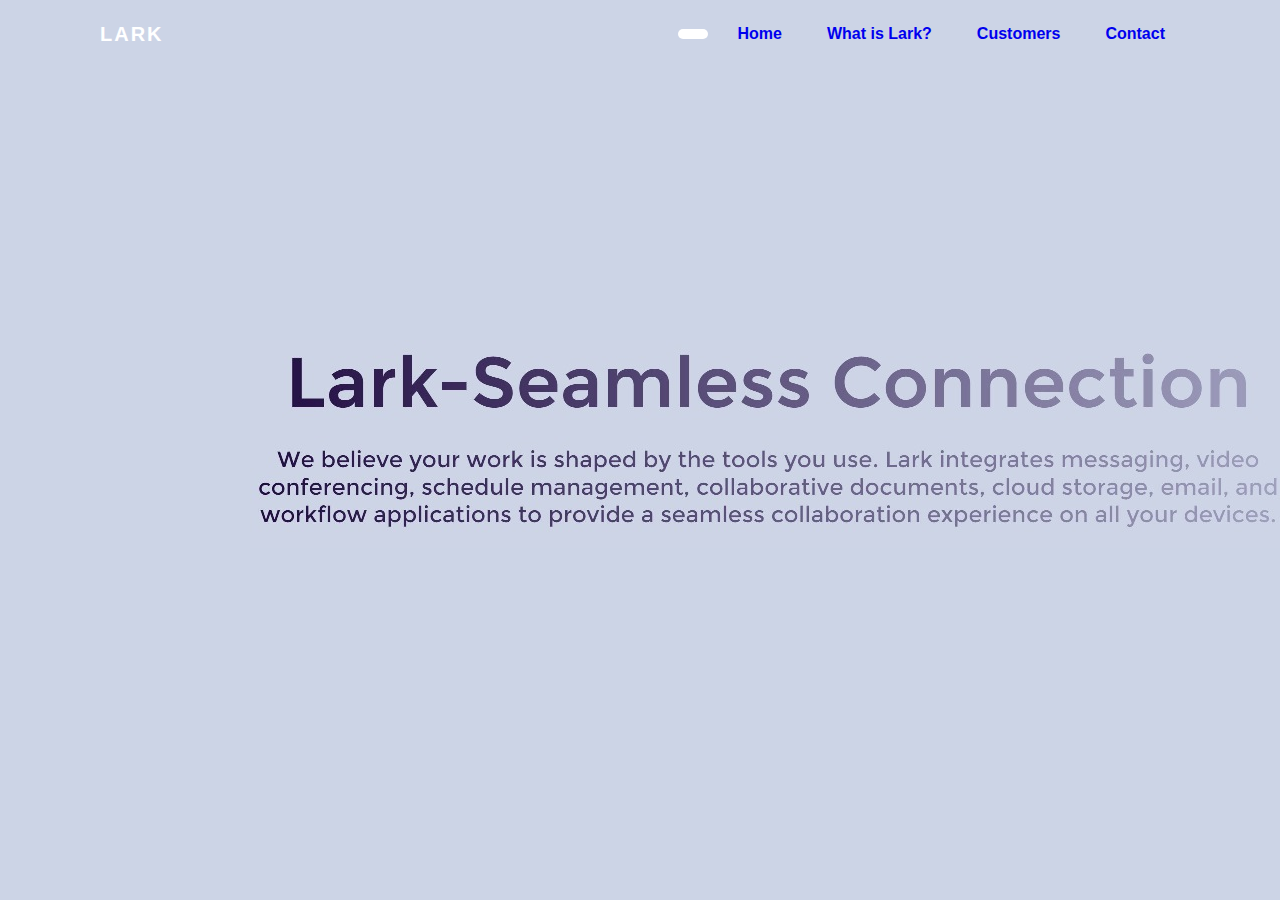
<file: index.html>
<!DOCTYPE html>
<html lang="en">

    <head>
        <meta charset="UTF-8">
        <meta http-equiv="X-UA-Compatible" content="IE=edge">
        <meta name="viewport" content="width=device-width, initial-scale=1.0">
        <title>index</title>
        <link rel="stylesheet" href="index.css">
    
    <style>
        .container{position: absolute;
            left: 250px;
            top: 340px;
        }
    </style></head>

    <body>
        <header>
            <div id="logo">Lark</div>
            <ul>
                <li class="active"></li>
                <li><a href="index.html">Home</a></li>
                <li><a href="What is Lark.html">What is Lark?</a></li>
                <li><a href="customer.html">Customers</a></li>
                <li><a href="contact.html">Contact</a></li>
            </ul>
        </header>


        <div class="container">
            <img src="index-文字.jpg" />
        </div>

    </body>
</html>
</file>
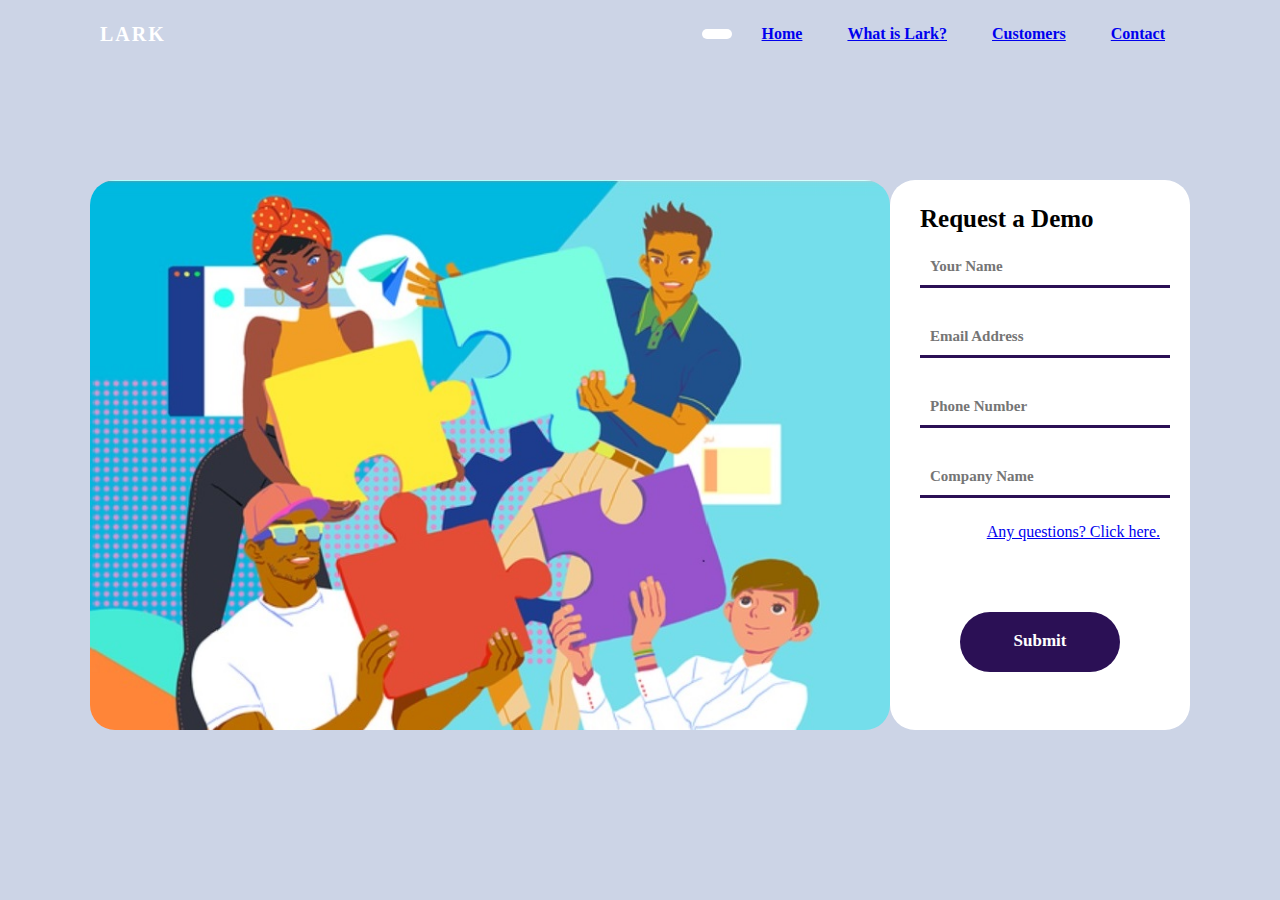
<file: contact.html>
<!DOCTYPE html>
<html lang="en">

<head>
    <meta charset="UTF-8">
    <meta http-equiv="X-UA-Compatible" content="IE=edge">
    <meta name="viewport" content="width=device-width, initial-scale=1.0">
    <title>Contact</title>
    <link rel="stylesheet" href="navigation.css">
</head>

<body>
    <header>
        <div id="logo">Lark</div>
        <ul>
            <li class="active"></li>
            <li><a href="index.html">Home</a></li>
            <li><a href="What is Lark.html">What is Lark?</a></li>
            <li><a href="customer.html">Customers</a></li>
            <li><a href="contact.html">Contact</a></li>
        </ul>
    </header>
</body>

<style>
    body{
        display: flex;
        justify-content: center;
    }
    .a{
        position: relative;
        top: 120px;
        width: 1100px;
        height: 550px;
        box-shadow: 0 5ps 15px rgba(0,0,0,.8);
        display: flex;
        border-radius: 25px;
    }
    .b{
        width: 800px;
        height: 550px;
        background-image: url(contact-1.jpg);
        background-size: cover;
        border-radius: 25px;
    }
    .c{
        width: 300px;
        height: 550px;
        background-color: #fff;
        display: flex;
        justify-content: center;
        align-items: center;
        border-radius: 25px;
    }
    .d{
        width: 240px;
        height: 500px;
    }
    .d h1{
        font:900 25px '';
    }
    .e{
        width: 230px;
        margin: 15px 0;
        outline: none;
        border: 0;
        padding: 10px;
        border-bottom: 3px solid #2b1055;
        font: 900 15px '';
    }
    .f{
        float: right;
        margin: 10px 0;
    }
    .g{
        position: absolute;
        margin: 40px;
        bottom: 18px;
        display: block;
        width: 160px;
        height: 60px;
        font: 900 17px '';
        color: #fff;
        text-decoration: none;
        line-height: 58px;
        border-radius: 30px;
        background-color:#2b1055;
        text-align: center;
    }
</style>

<body>
    <div class="a">
        <div class="b"></div>
        <div class="c">
            <div class="d">
                <h1>Request a Demo</h1>
                <input type="text" class="e" placeholder="Your Name">
                <input type="text" class="e" placeholder="Email Address">
                <input type="password" class="e" placeholder="Phone Number">
                <input type="password" class="e" placeholder="Company Name">
                <a href="#" class="f">Any questions? Click here.</a>
                <a href="#" class="g">Submit</a>
            </div>
        </div>
    </div>
</body>
</file>
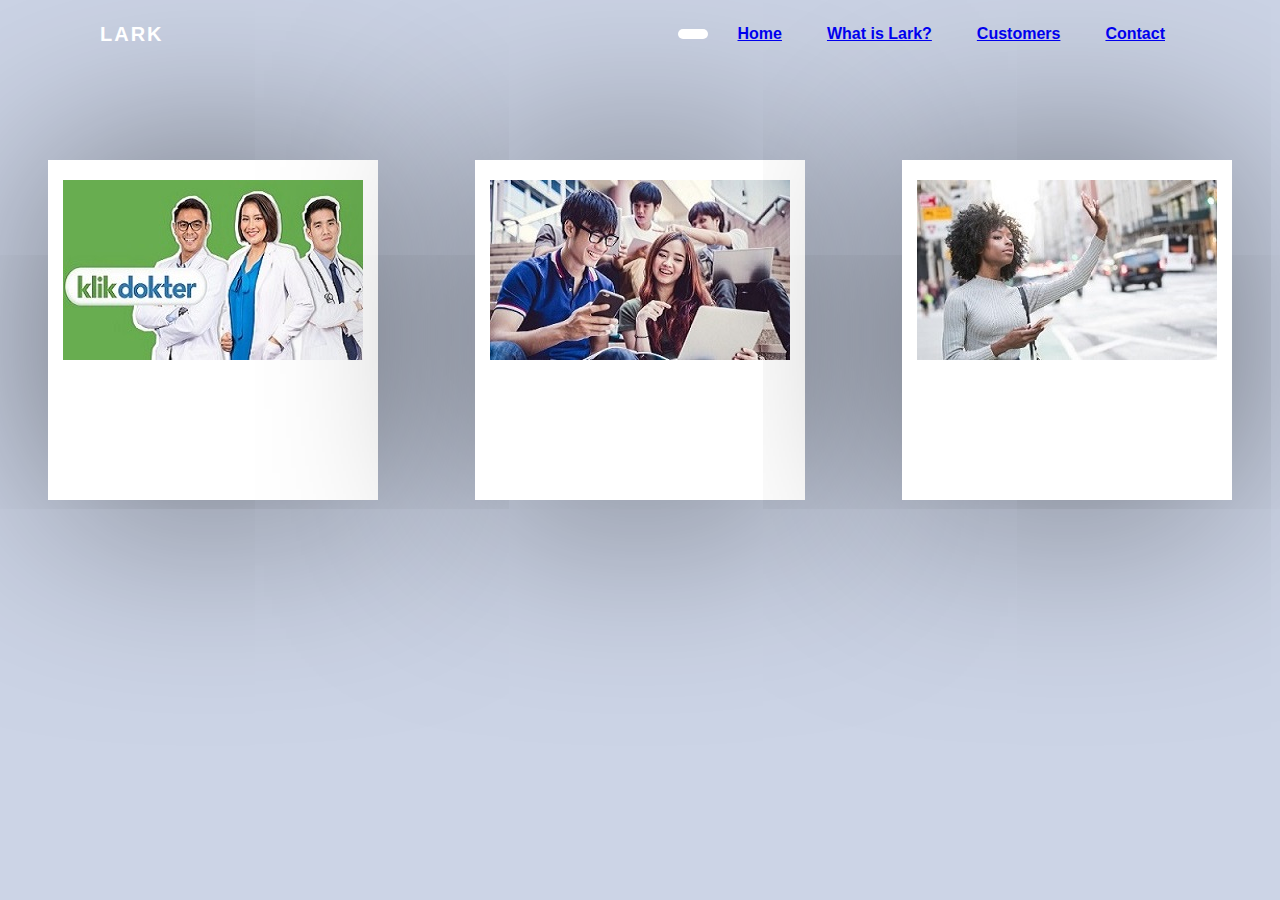
<file: customer.html>
<!DOCTYPE html>
<html lang="en">
<head>
    <meta charset="UTF-8">
    <meta name="viewport" content="width=device-width, initial-scale=1.0">
    <title>SEE HOW LARK IS HELPING TEAM GET ORGANIZED AND WORK SMARTER</title>
    <link rel="stylesheet" href="customer.css">
    </head>

    <body>
        <header>
            <div id="logo">Lark</div>
            <ul>
                <li class="active"></li>
                <li><a href="index.html">Home</a></li>
                <li><a href="What is Lark.html">What is Lark?</a></li>
                <li><a href="customer.html">Customers</a></li>
                <li><a href="contact.html">Contact</a></li>
            </ul>
        </header>
        
        <div class="container">
            <div class="card">
                <div class="imaBx">
                    <img src="klikdokter.jpg"> 
                 </div>
                 <div class="content">
                     <h2><br></br>
                        Lark Gives Indonesian MedTech Platform, KlikDokter a Collaboration Booster Shot</h2>
                     <p>For Indonesia-based KlikDokter, a pioneering telemedicine business, Lark’s ability to recreate the collaboration benefits of the physical office, online and on any device allow the company to serve the needs of its customers.</p>
                 </div>
             </div>
         </div>

         <div class="container">
            <div class="card">
                <div class="imaBx">
                    <img src="LLDIKTI9.jpg"> 
                 </div>
                 <div class="content">
                     <h2><br></br>
                        Lark Powers the Digitization of Indonesian University District</h2>
                     <p>For LLDIKTI9, a branch of the Indonesian Government responsible for managing some 300 Universities on the island of Sulawesi, Lark’s powerful collaboration platform enables a better learning experience for students in class or remote learning.</p>
                 </div>
             </div>
         </div>

        <div class="container">
            <div class="card">
                <div class="imaBx">
                    <img src="Nextbillion.AI.jpg"> 
                 </div>
                 <div class="content">
                     <h2><br></br>
                         With Lark, Nextbillion.AI Maps the Way to a Better Tomorrow</h2>
                     <p>For Nextbillion.AI, a Singapore-based advanced technology firm building intelligent mapping technology, Lark’s purpose-built productivity solutions allows the team to worry less about the day-to-day operations and focus on solving the big problems.</p>
                 </div>
             </div>
        </div>

        <style>
            .container .card .content{
                color: #2b1055;
            }
            .container .card .content h2{
                font: 30px;
            }
            .container .card .content p{
                font:18px;
            }
        </style>

    </body>
</file>
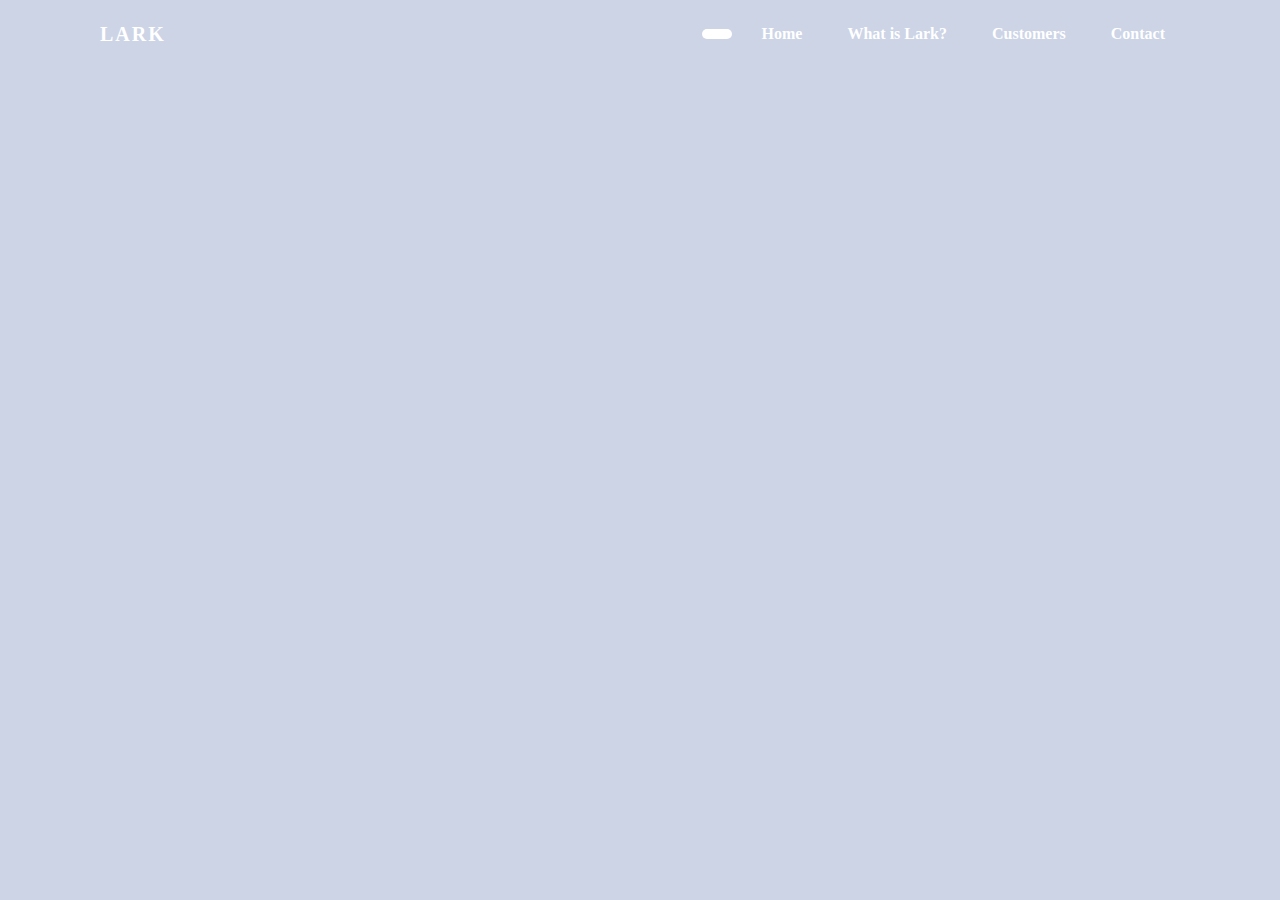
<file: navigation.html>
<!DOCTYPE html>
<html lang="en">

<head>
    <meta charset="UTF-8">
    <meta http-equiv="X-UA-Compatible" content="IE=edge">
    <meta name="viewport" content="width=device-width, initial-scale=1.0">
    <title>navigation</title>
</head>
<style>
 * {
    padding: 0;
    margin: 0;}

body {
    width: 100%;
    padding: 60px 0;
    background: rgb(204,212,230);}
</style>   

<body>
    <header>
        <div id="logo">Lark</div>
        <ul>
            <li class="active"></li>
            <li>Home</li>
            <li>What is Lark?</li>
            <li>Customers</li>
            <li>Contact</li>
        </ul>
    </header>
</body>
<style>
    header {
        position: absolute;
        top: 0;
        left: 0;
        width: 100%;
        z-index: 10;
        padding: 20px 100px;
        box-sizing: border-box;
        display: flex;
        justify-content: space-between;
        align-items: center;
        color: #fff;}

    header #logo {
        font-size: 20px;
        font-weight: 700;
        text-transform: uppercase;
        letter-spacing: 2px;}

    header ul {
        list-style: none;
        display: flex;
        justify-content: center;
        align-items: center;}

    header ul li {
        font-weight: 600;
        margin-left: 15px;
        transition: all .5s linear;
        padding: 5px 15px;
        border-radius: 20px;}

    header ul li:hover {
        background: #fff;
        color: #2b1055;}

    header ul li.active {
        background: #fff;
        color: #2b1055;}
</style>

</html>
</file>
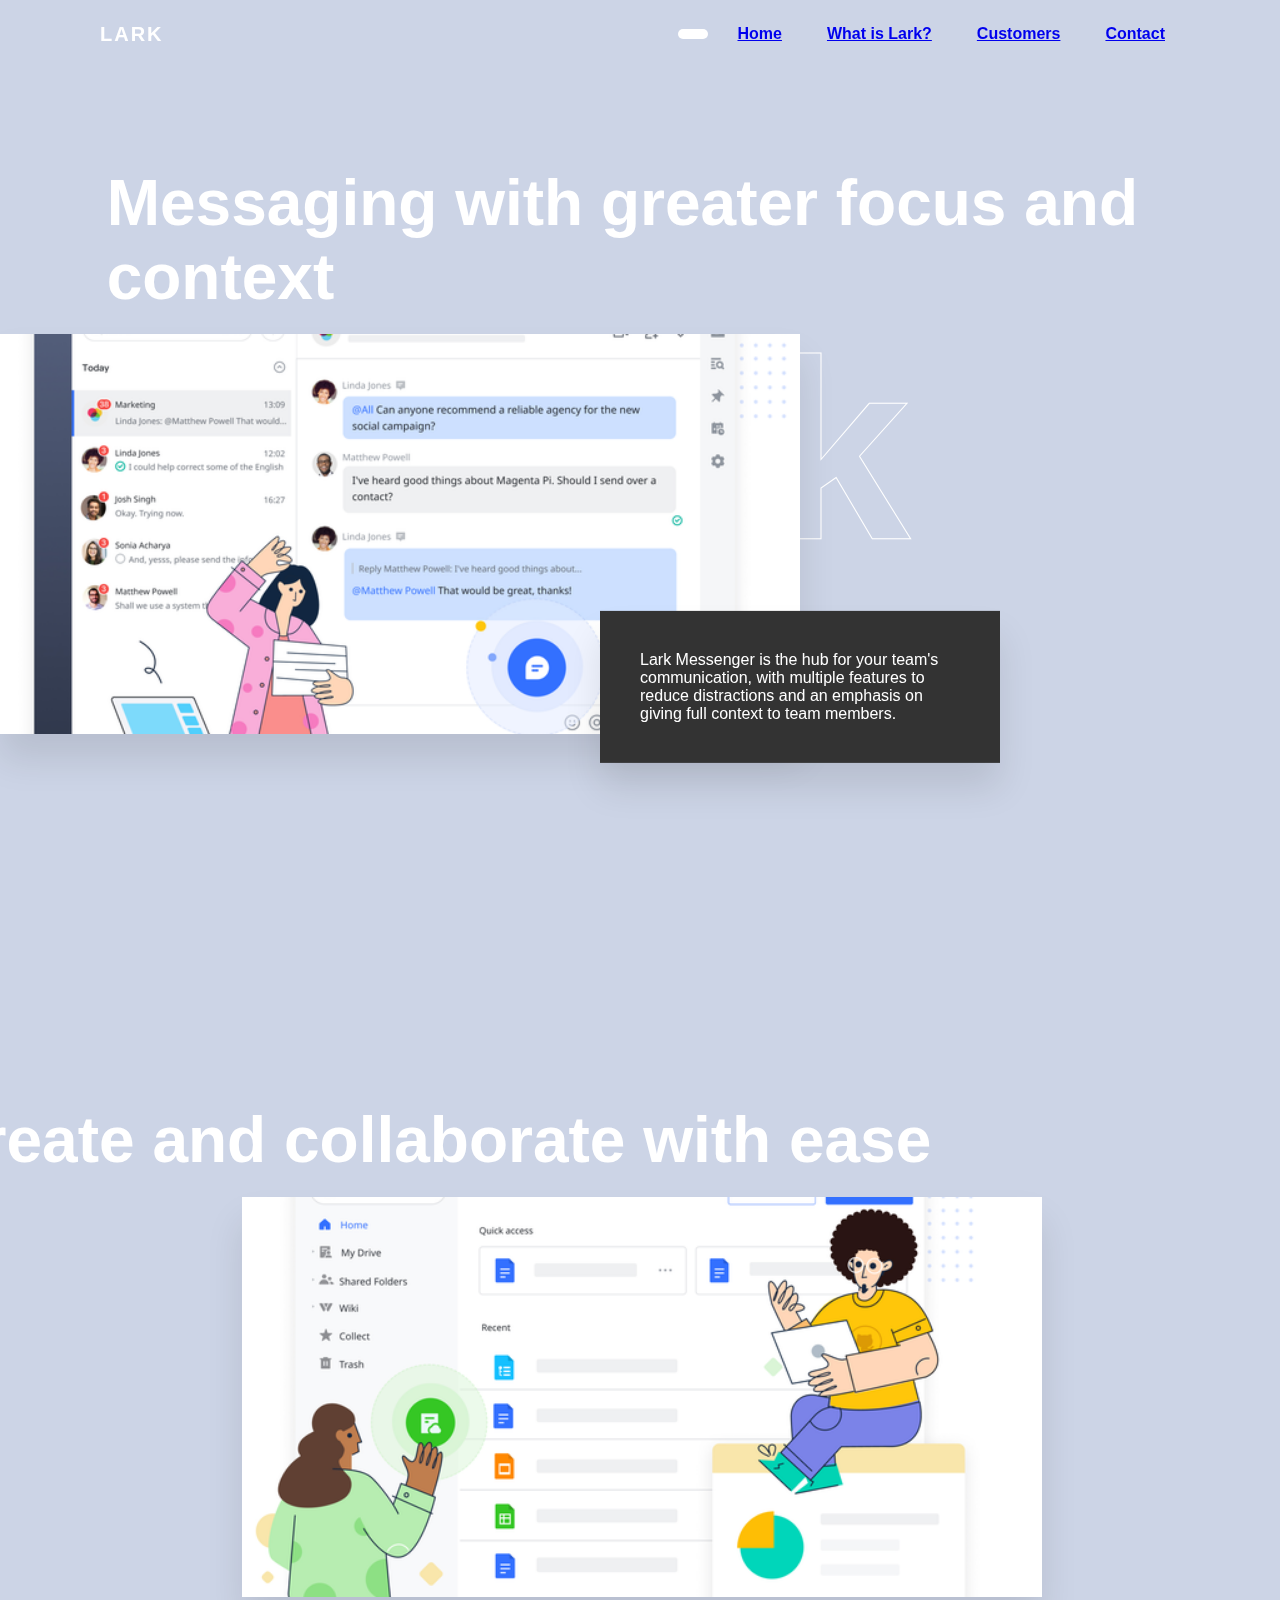
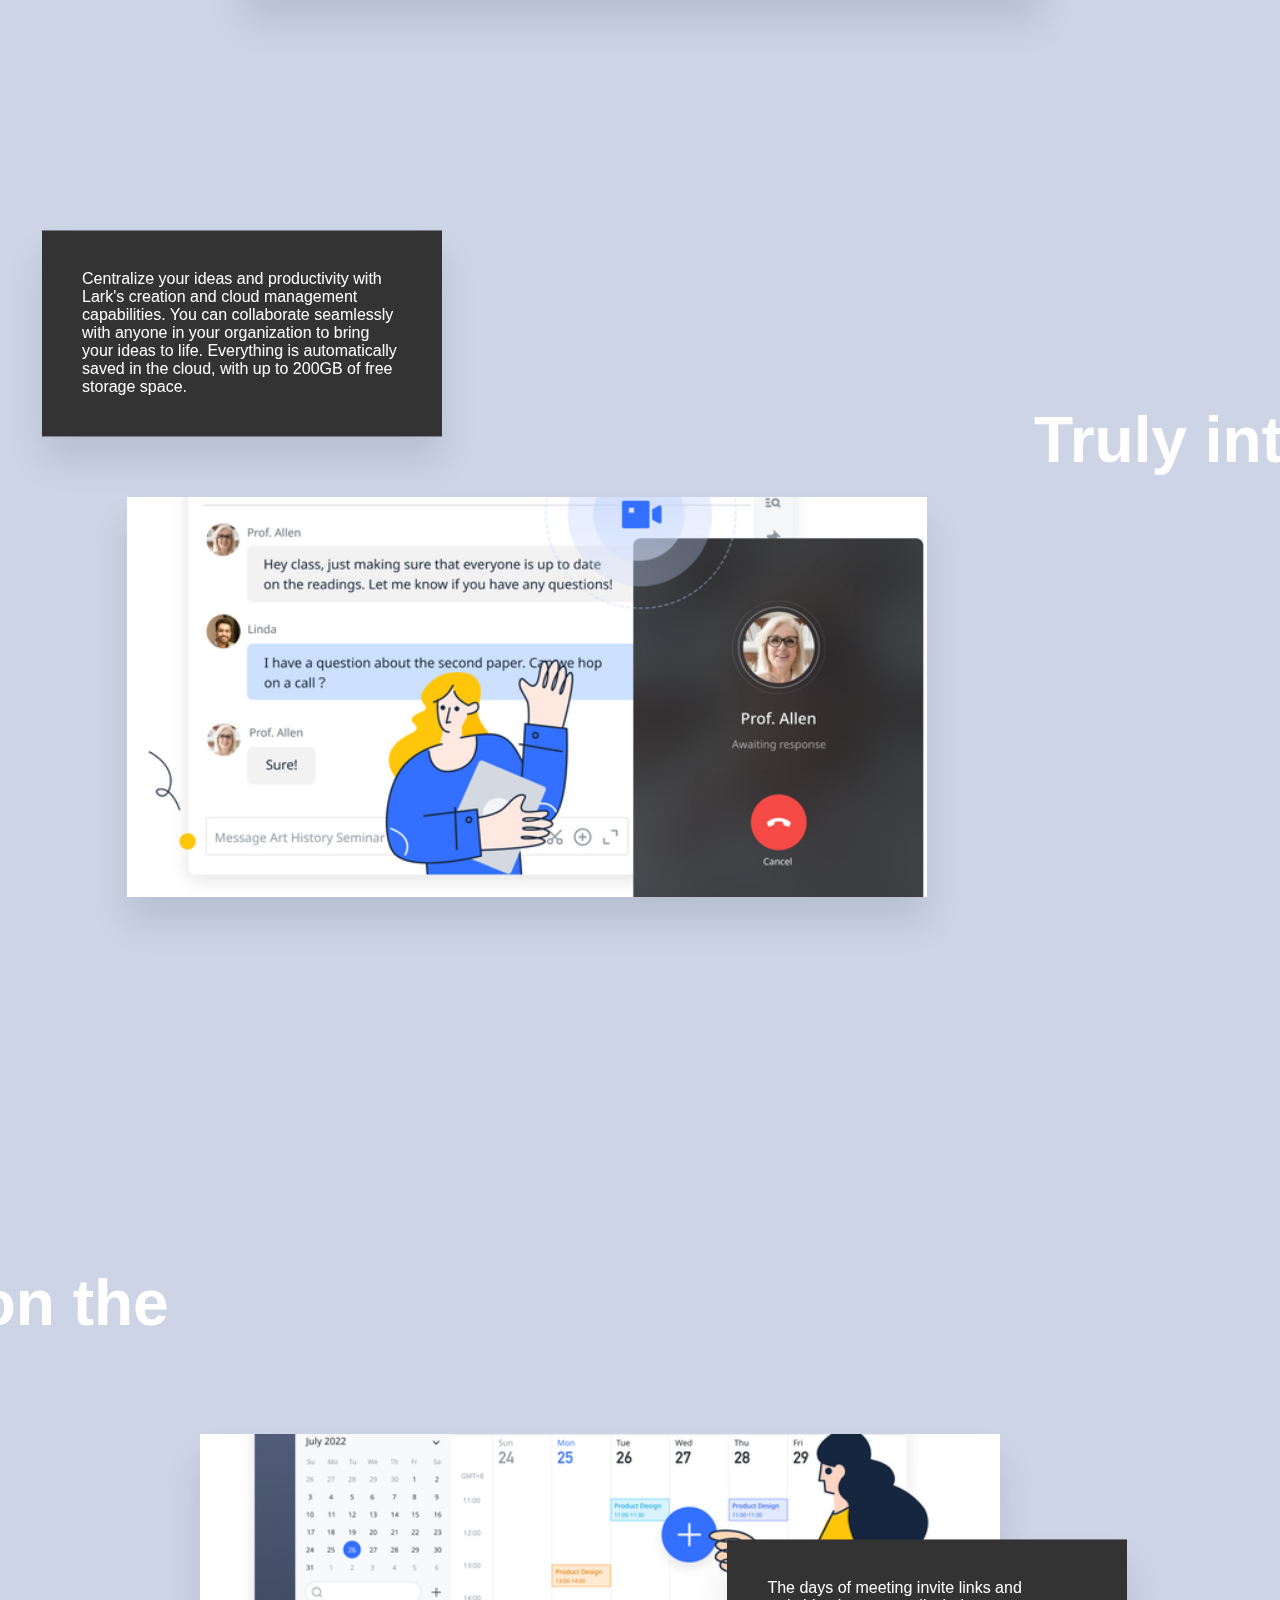
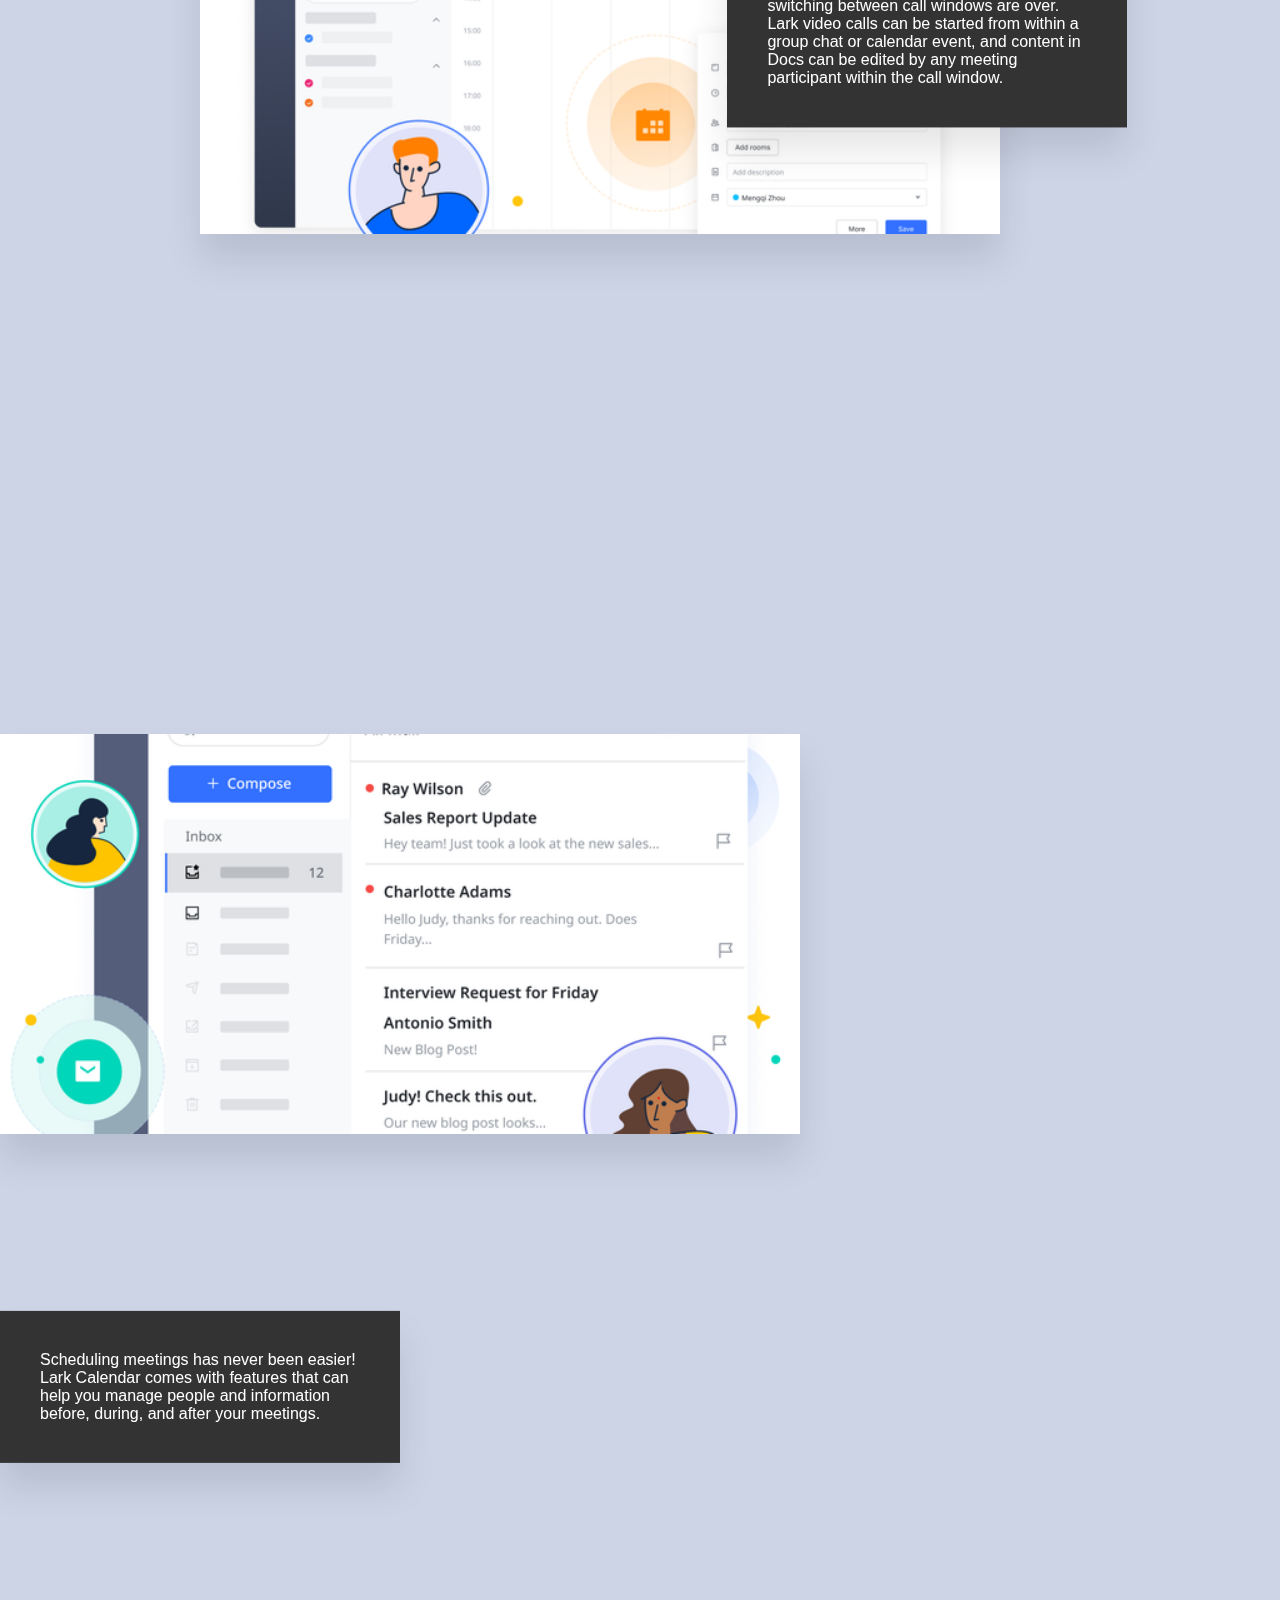
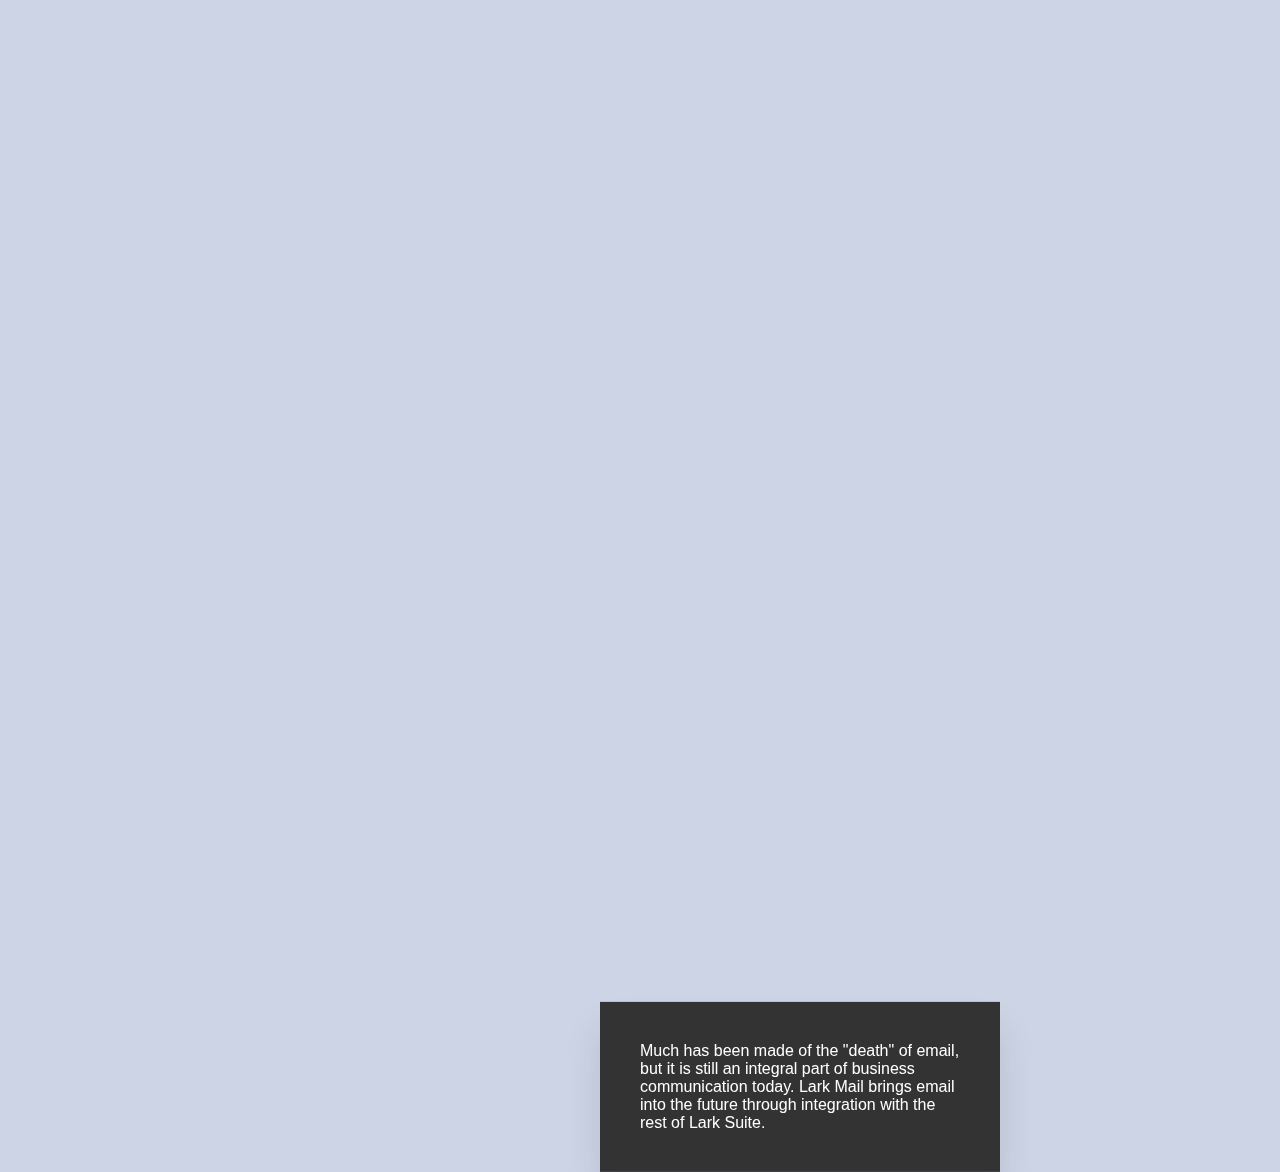
<file: What is Lark.html>
<!DOCTYPE html>
<html lang="en">

<head>
    <meta charset="UTF-8">
    <meta http-equiv="X-UA-Compatible" content="IE=edge">
    <meta name="viewport" content="width=device-width, initial-scale=1.0">
    <title>What is Lark</title>
    <link rel="stylesheet" href="What is Lark.css">
</head>

<body>
    <header>
        <div id="logo">Lark</div>
        <ul>
            <li class="active"></li>
            <li><a href="index.html">Home</a></li>
            <li><a href="What is Lark.html">What is Lark?</a></li>
            <li><a href="customer.html">Customers</a></li>
            <li><a href="contact.html">Contact</a></li>
        </ul>
    </header>
<body>
<style>
    header {
        position: absolute;
        top: 0;
        left: 0;
        width: 100%;
        z-index: 10;
        padding: 20px 100px;
        box-sizing: border-box;
        display: flex;
        justify-content: space-between;
        align-items: center;
        color: #fff;}

    header #logo {
        font-size: 20px;
        font-weight: 700;
        text-transform: uppercase;
        letter-spacing: 2px;}

    header ul {
        list-style: none;
        display: flex;
        justify-content: center;
        align-items: center;}

    header ul li {
        font-weight: 600;
        margin-left: 15px;
        transition: all .5s linear;
        padding: 5px 15px;
        border-radius: 20px;}

    header ul li:hover {
        background: #fff;
        color: #2b1055;}

    header ul li.active {
        background: #fff;
        color: #2b1055;}
</style>


<body>
    <section>
        <div class="box">
            <h2 data-jarallax-element="0 -200">Messaging with greater focus and context</h2>
            <div class="container">
                <div class="imgBx">
                    <img src="bg1.webp" class="jarallax-img">
                </div>
                <div class="content" data-jarallax-element="-200 0">
                    <p>Lark Messenger is the hub for your team's communication, with multiple features to reduce distractions and an emphasis on giving full context to team members.</p>
                </div>

            </div>
        </div>
    </section>

    <section>
        <div class="box">
            <h2 data-jarallax-element="0 200">Create and collaborate with ease</h2>
            <div class="container">
                <div class="imgBx">
                    <img src="bg2.webp" class="jarallax-img">
                </div>
                <div class="content" data-jarallax-element="-200 0">
                    <p>Centralize your ideas and productivity with Lark's creation and cloud management capabilities. You can collaborate seamlessly with anyone in your organization to bring your ideas to life. Everything is automatically saved in the cloud, with up to 200GB of free storage space.</p>
                </div>

            </div>
        </div>
    </section>

    <section>
        <div class="box">
            <h2 data-jarallax-element="0 -200">Truly integrated video calls</h2>
            <div class="container">
                <div class="imgBx">
                    <img src="bg3.webp" class="jarallax-img">
                </div>
                <div class="content" data-jarallax-element="-200 0">
                    <p>The days of meeting invite links and switching between call windows are over. Lark video calls can be started from within a group chat or calendar event, and content in Docs can be edited by any meeting participant within the call window.</p>
                </div>

            </div>
        </div>
    </section>

    <section>
        <div class="box">
            <h2 data-jarallax-element="0 200">A calendar to keep everyone on the same page</h2>
            <div class="container">
                <div class="imgBx">
                    <img src="bg4.webp" class="jarallax-img">
                </div>
                <div class="content" data-jarallax-element="-200 0">
                    <p>Scheduling meetings has never been easier! Lark Calendar comes with features that can help you manage people and information before, during, and after your meetings.</p>
                </div>

            </div>
        </div>
    </section>

    <section>
        <div class="box">
            <h2 data-jarallax-element="0 -200">Email connected with your most essential tools</h2>
            <div class="container">
                <div class="imgBx">
                    <img src="bg5.webp" class="jarallax-img">
                </div>
                <div class="content" data-jarallax-element="-200 0">
                    <p>Much has been made of the "death" of email, but it is still an integral part of business communication today. Lark Mail brings email into the future through integration with the rest of Lark Suite.</p>
                </div>

            </div>
        </div>
    </section>


    <script src="jarallax.js"></script>
    <script src="jarallax-element.js"></script>
    <script type="text/javascript">
        jarallax(document,querySelectorAll('.jarallax'),{
            speed:0.5
        }
    </script>

</body>

</html>
</file>
<file: index.css>
* {
    padding: 0;
    margin: 0;
    text-decoration: none;
    box-sizing: border-box;
    font-family: "montserrat",sans-serif;
}

body {
    width: 100%;
    padding: 60px 0;
    background: rgb(204,212,230);
}

header {
    position: absolute;
    top: 0;
    left: 0;
    width: 100%;
    z-index: 10;
    padding: 20px 100px;
    box-sizing: border-box;
    display: flex;
    justify-content: space-between;
    align-items: center;
    color: #fff;
}

header #logo {
    font-size: 20px;
    font-weight: 700;
    text-transform: uppercase;
    letter-spacing: 2px;
}

header ul {
    list-style: none;
    display: flex;
    justify-content: center;
    align-items: center;
}

header ul li {
    font-weight: 600;
    margin-left: 15px;
    transition: all .5s linear;
    padding: 5px 15px;
    border-radius: 20px;
}

header ul li:hover {
    background: #fff;
    color: #2b1055;
}

header ul li.active {
    background: #fff;
    color: #2b1055;
}
</file>
<file: navigation.css>
* {
    padding: 0;
    margin: 0;
}

body {
    width: 100%;
    padding: 60px 0;
    background: rgb(204,212,230);
}

header {
    position: absolute;
    top: 0;
    left: 0;
    width: 100%;
    z-index: 10;
    padding: 20px 100px;
    box-sizing: border-box;
    display: flex;
    justify-content: space-between;
    align-items: center;
    color: #fff;
}

header #logo {
    font-size: 20px;
    font-weight: 700;
    text-transform: uppercase;
    letter-spacing: 2px;
}

header ul {
    list-style: none;
    display: flex;
    justify-content: center;
    align-items: center;
}

header ul li {
    font-weight: 600;
    margin-left: 15px;
    transition: all .5s linear;
    padding: 5px 15px;
    border-radius: 20px;
}

header ul li:hover {
    background: #fff;
    color: #2b1055;
}

header ul li.active {
    background: #fff;
    color: #2b1055;
}
</file>
<file: customer.css>
*{
    margin: 0;
    padding: 0;
    font-family: "montserrat",sans-serif;
}

header {
    position: absolute;
    top: 0;
    left: 0;
    width: 100%;
    z-index: 10;
    padding: 20px 100px;
    box-sizing: border-box;
    display: flex;
    justify-content: space-between;
    align-items: center;
    color: #fff;
}

header #logo {
    font-size: 20px;
    font-weight: 700;
    text-transform: uppercase;
    letter-spacing: 2px;
}

header ul {
    list-style: none;
    display: flex;
    justify-content: center;
    align-items: center;
}

header ul li {
    font-weight: 600;
    margin-left: 15px;
    transition: all .5s linear;
    padding: 5px 15px;
    border-radius: 20px;
}

header ul li:hover {
    background: #fff;
    color: #2b1055;
}

header ul li.active {
    background: #fff;
    color: #2b1055;
}

body{
    display: flex;
    justify-content: center;
    align-items: center;
    background: rgb(204,212,230);
}
.container{
    position: relative;
    height: 600px;
    width: 100%;
    display: flex;
    justify-content: center;
    align-items: center;
    flex-wrap: wrap;
    padding: 30px;
}
.container .card{
    margin-top: 100px;
    position: relative;
    max-width: 300px;
    height: 300px;
    background:#fff;
    margin: 30px 10px;
    padding: 20px 15px;
    display: flex;
    flex-direction: column;
    box-shadow: 0 5px 202px rgba(0,0,0,0.5);
    transition: 0.3s ease-in-out;
}
.container .card:hover{
    height: 580px;
}
.container .card .imgBx{
    position: relative;
    width: 260px;
    height: 260px;
    top: -60px;
    left: 20px;
    z-index: 1;
}
.container .card .imgBx img{
    max-width: 100%;
    border-radius: 4px;
}
.container .card .content{
    position: relative;
    margin-top: -140px;
    padding: 10px 15px;
    text-align: center;
    color: #2b1055;
    visibility: hidden;
    opacity: 0;
    transition: .3s ease-in-out;
}
.container .card:hover .content{
    visibility: visible;
    opacity: 1;
    margin-top: -40px;
    transition-delay: 0.3s;
}
</file>
<file: What is Lark.css>
* {
    padding: 0;
    margin: 0;
    box-sizing:border-box;
    font-family: "montserrat",sans-serif;
}

body {
    background: rgb(204,212,230);
    padding-bottom: 300px;
    overflow-x: hidden;
}

body:before{
    content: 'Lark';
    position: fixed;
    top: 50%;
    left: 50%;
    transform: translate(-50%,-50%);
    font-size: 16em;
    font-weight: 700;
    color: transparent;
    -webkit-text-stroke: 1px #fff;
}
section{
    position: relative;
    display: flex;
    justify-content: center;
    align-items: center;
    min-height: 100vh;
}
section h2{
    margin-left: 200px;
    font-size: 4em;
    color: #fff;
    margin-bottom: 20px;
}
section .container{
    position: relative;
    width: 1000px;
    display: flex;
    justify-content: space-between;
    align-items: center;
}
section:nth-child(even) .container{
    flex-direction: row-reverse;
}
section .container .imgBx{
    position: relative;
    width: 800px;
    height: 400px;
    overflow: hidden;
    box-shadow: 0 25px 35px rgba(0,0,0,0.1);
}
section .container .imgBx img{
    position: absolute;
    top: 0;
    left: 0;
    width: 100%;
    height: 100%;
    object-fit: cover;
}
section .container .content{
    position: absolute;
    right: 0;
    margin-top: 200px;
    margin-bottom: 40px;
    padding: 40px;
    background: #333;
    z-index: 1;
    max-width: 400px;
    color: #fff;
    box-shadow: 0 25px 35px rgba(0,0,0,0.1);
    border-bottom: 6px;
}
section:nth-child(even) .container .content{
    left: 0;
}
</file>
